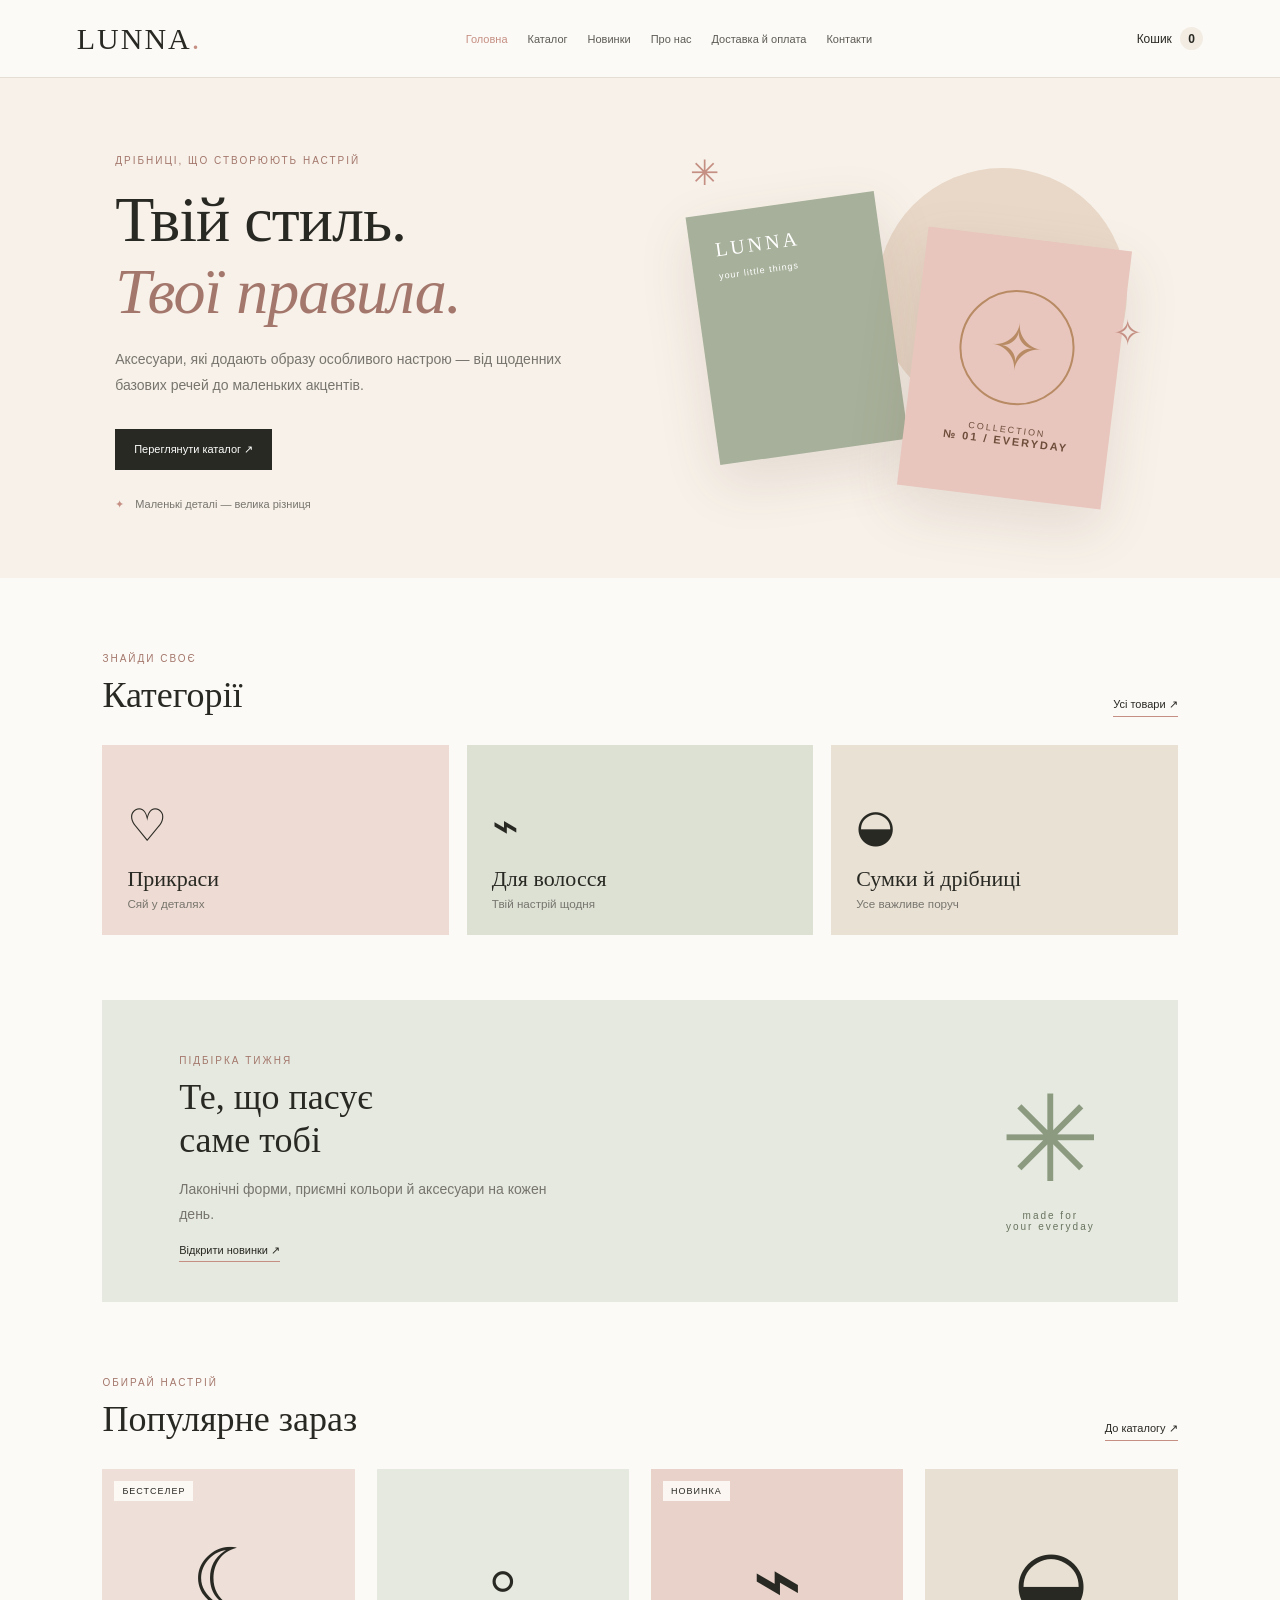
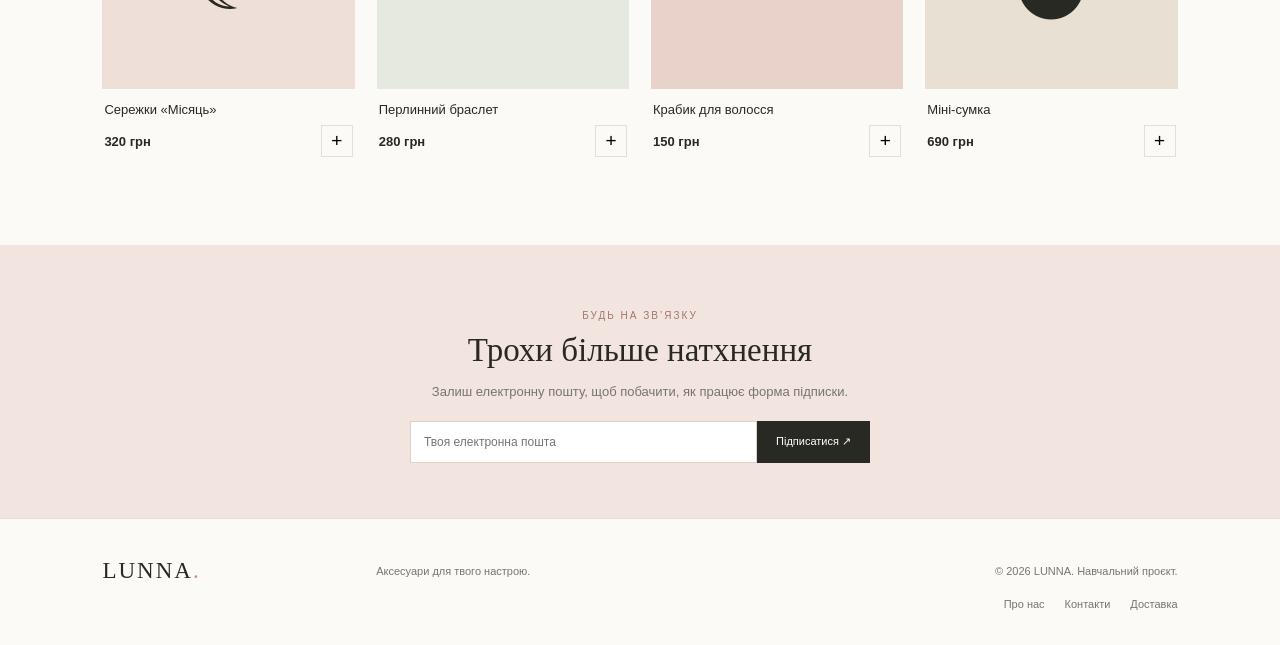
<file: index.html>
<!doctype html>
<html lang="uk">
<head>
<meta charset="utf-8"><meta name="viewport" content="width=device-width,initial-scale=1">
<title>LUNNA — магазин аксесуарів</title><link rel="stylesheet" href="style.css">
</head><body>
<header class="site-header"><a class="logo" href="index.html">LUNNA<span>.</span></a><nav><a class="active" href="index.html">Головна</a><a href="catalog.html">Каталог</a><a href="new.html">Новинки</a><a href="about.html">Про нас</a><a href="delivery.html">Доставка й оплата</a><a href="contacts.html">Контакти</a></nav><a class="cart-link" href="catalog.html">Кошик <b id="cart-count">0</b></a><button class="menu-btn" aria-label="Відкрити меню" onclick="document.querySelector('nav').classList.toggle('open')">☰</button></header>
<main>
<section class="hero"><div class="hero-copy"><p class="eyebrow">ДРІБНИЦІ, ЩО СТВОРЮЮТЬ НАСТРІЙ</p><h1>Твій стиль.<br><em>Твої правила.</em></h1><p class="lead">Аксесуари, які додають образу особливого настрою — від щоденних базових речей до маленьких акцентів.</p><a class="button" href="catalog.html">Переглянути каталог <span>↗</span></a><div class="hero-note"><span>✦</span> Маленькі деталі — велика різниця</div></div><div class="hero-art"><div class="sun"></div><div class="art-card card-back">LUNNA<br><small>your little things</small></div><div class="art-card card-front"><div class="jewelry">✧</div><div class="art-caption">COLLECTION<br><b>№ 01 / EVERYDAY</b></div></div><div class="spark spark-one">✳</div><div class="spark spark-two">✧</div></div></section>
<section class="section"><div class="section-head"><div><p class="eyebrow">ЗНАЙДИ СВОЄ</p><h2>Категорії</h2></div><a class="text-link" href="catalog.html">Усі товари ↗</a></div><div class="category-grid"><a class="category cat-one" href="catalog.html"><span class="category-icon">♡</span><b>Прикраси</b><small>Сяй у деталях</small></a><a class="category cat-two" href="catalog.html"><span class="category-icon">⌁</span><b>Для волосся</b><small>Твій настрій щодня</small></a><a class="category cat-three" href="catalog.html"><span class="category-icon">◒</span><b>Сумки й дрібниці</b><small>Усе важливе поруч</small></a></div></section>
<section class="feature"><div><p class="eyebrow">ПІДБІРКА ТИЖНЯ</p><h2>Те, що пасує<br>саме тобі</h2><p>Лаконічні форми, приємні кольори й аксесуари на кожен день.</p><a class="text-link" href="new.html">Відкрити новинки ↗</a></div><div class="feature-symbol">✳<span>made for<br>your everyday</span></div></section>
<section class="section"><div class="section-head"><div><p class="eyebrow">ОБИРАЙ НАСТРІЙ</p><h2>Популярне зараз</h2></div><a class="text-link" href="catalog.html">До каталогу ↗</a></div><div class="product-grid" id="home-products"></div></section>
<section class="newsletter"><p class="eyebrow">БУДЬ НА ЗВ’ЯЗКУ</p><h2>Трохи більше натхнення</h2><p>Залиш електронну пошту, щоб побачити, як працює форма підписки.</p><form onsubmit="event.preventDefault(); alert('Дякуємо! Це демонстраційна форма для навчального проєкту.');"><input type="email" placeholder="Твоя електронна пошта" required><button class="button" type="submit">Підписатися ↗</button></form></section>
</main><footer><a class="logo" href="index.html">LUNNA<span>.</span></a><p>Аксесуари для твого настрою.</p><small>© 2026 LUNNA. Навчальний проєкт.</small><div class="footer-links"><a href="about.html">Про нас</a><a href="contacts.html">Контакти</a><a href="delivery.html">Доставка</a></div></footer><script src="script.js"></script></body></html>
</file>
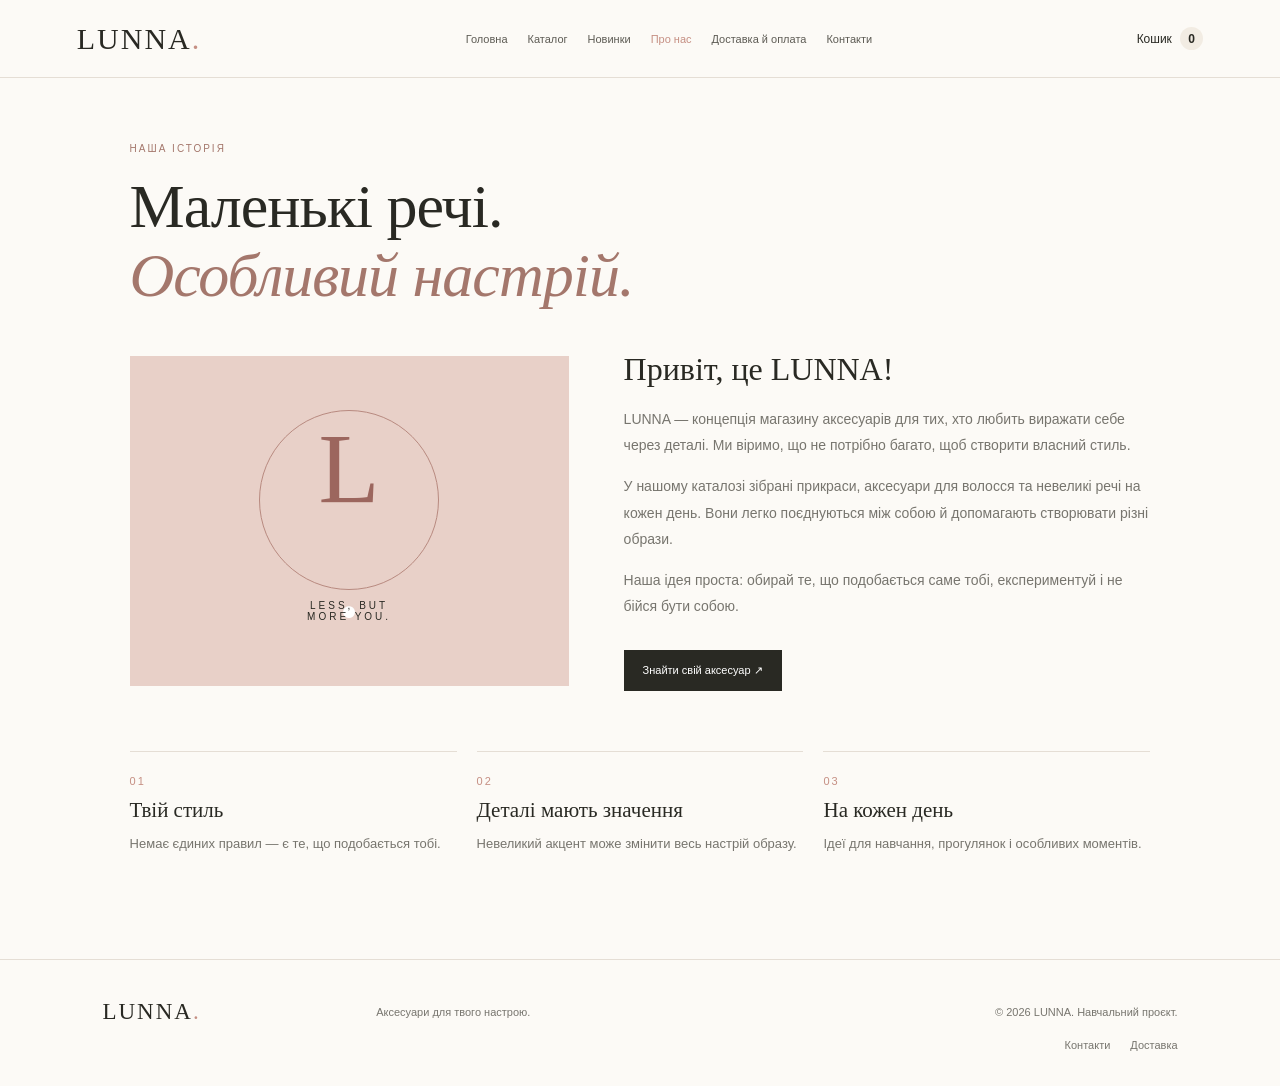
<file: about.html>
<!doctype html><html lang="uk"><head><meta charset="utf-8"><meta name="viewport" content="width=device-width,initial-scale=1"><title>Про нас — LUNNA</title><link rel="stylesheet" href="style.css"></head><body><header class="site-header"><a class="logo" href="index.html">LUNNA<span>.</span></a><nav><a href="index.html">Головна</a><a href="catalog.html">Каталог</a><a href="new.html">Новинки</a><a class="active" href="about.html">Про нас</a><a href="delivery.html">Доставка й оплата</a><a href="contacts.html">Контакти</a></nav><a class="cart-link" href="catalog.html">Кошик <b id="cart-count">0</b></a><button class="menu-btn" aria-label="Відкрити меню" onclick="document.querySelector('nav').classList.toggle('open')">☰</button></header><main class="page"><p class="eyebrow">НАША ІСТОРІЯ</p><h1 class="page-title">Маленькі речі.<br><em>Особливий настрій.</em></h1><div class="about-layout"><div class="about-art"><div class="about-circle">L<span>.</span></div><p>LESS, BUT<br>MORE YOU.</p></div><div class="about-copy"><h2>Привіт, це LUNNA!</h2><p>LUNNA — концепція магазину аксесуарів для тих, хто любить виражати себе через деталі. Ми віримо, що не потрібно багато, щоб створити власний стиль.</p><p>У нашому каталозі зібрані прикраси, аксесуари для волосся та невеликі речі на кожен день. Вони легко поєднуються між собою й допомагають створювати різні образи.</p><p>Наша ідея проста: обирай те, що подобається саме тобі, експериментуй і не бійся бути собою.</p><a class="button" href="catalog.html">Знайти свій аксесуар ↗</a></div></div><div class="values-grid"><div><span>01</span><h3>Твій стиль</h3><p>Немає єдиних правил — є те, що подобається тобі.</p></div><div><span>02</span><h3>Деталі мають значення</h3><p>Невеликий акцент може змінити весь настрій образу.</p></div><div><span>03</span><h3>На кожен день</h3><p>Ідеї для навчання, прогулянок і особливих моментів.</p></div></div></main><footer><a class="logo" href="index.html">LUNNA<span>.</span></a><p>Аксесуари для твого настрою.</p><small>© 2026 LUNNA. Навчальний проєкт.</small><div class="footer-links"><a href="contacts.html">Контакти</a><a href="delivery.html">Доставка</a></div></footer><script src="script.js"></script></body></html>
</file>
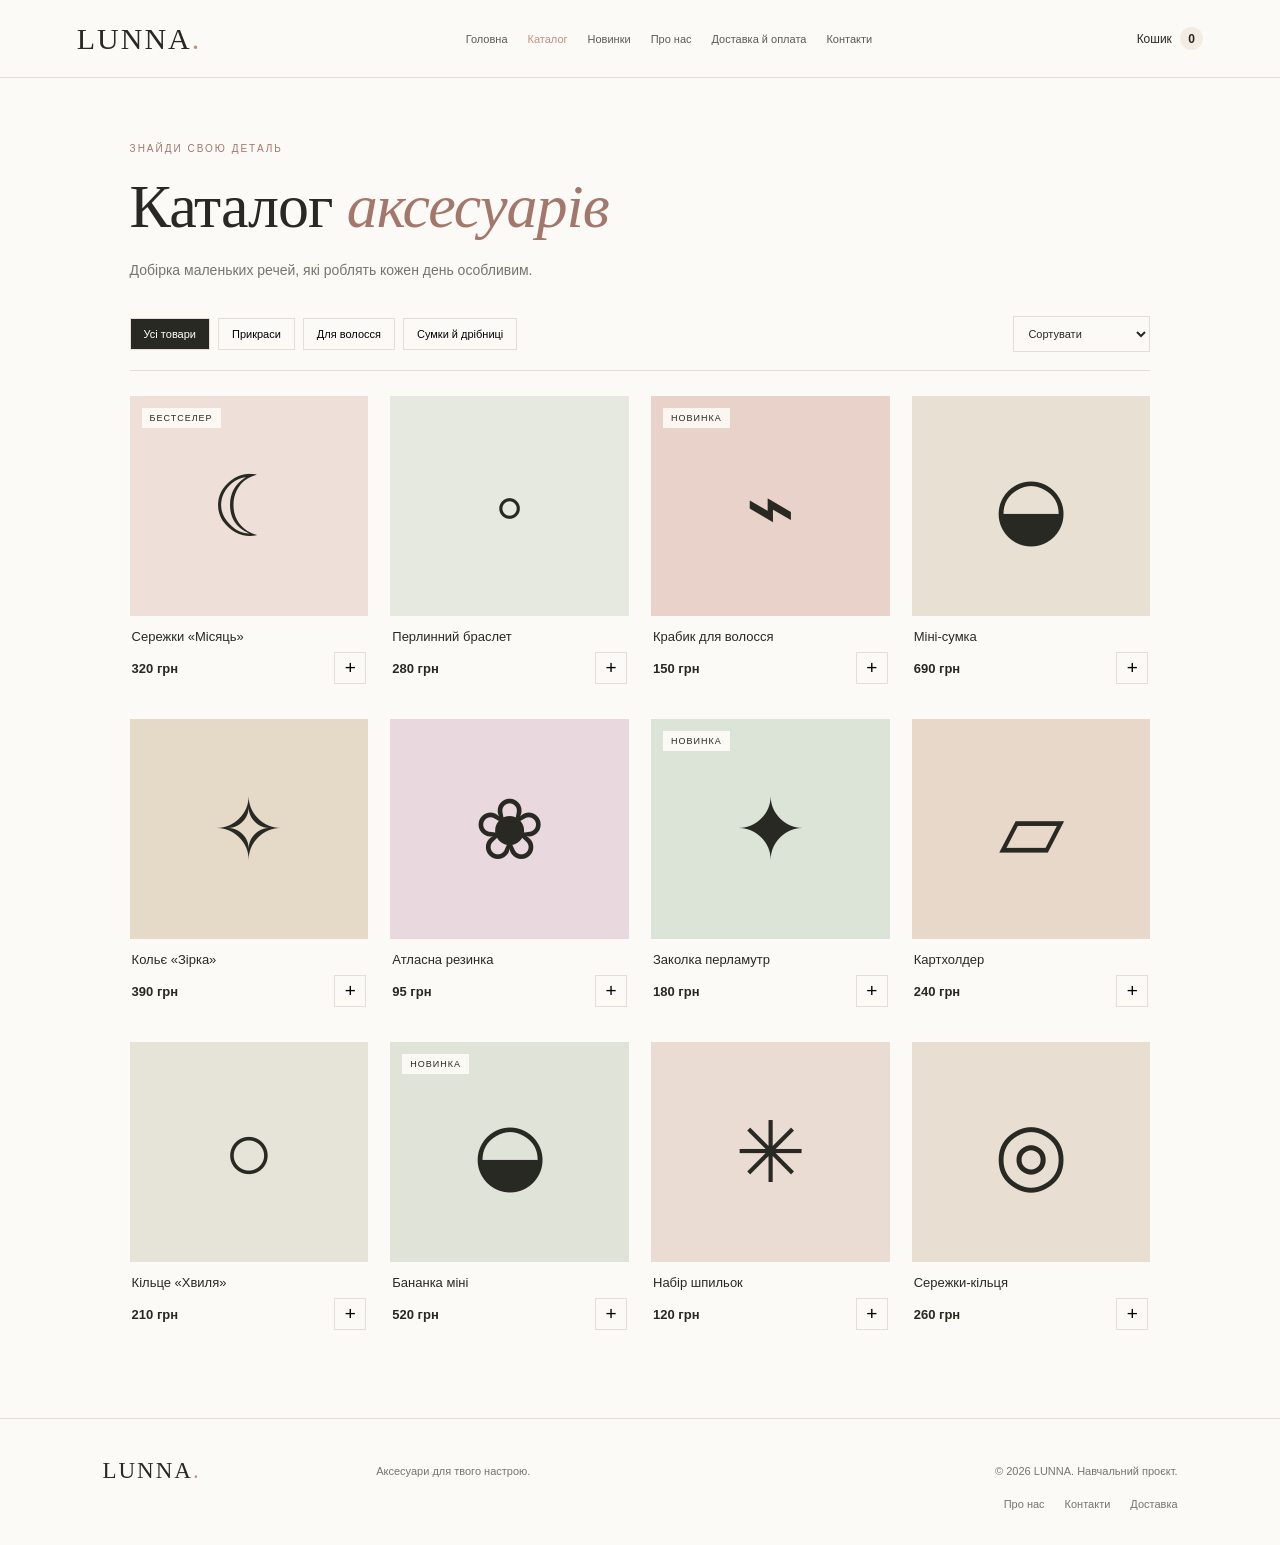
<file: catalog.html>
<!doctype html><html lang="uk"><head><meta charset="utf-8"><meta name="viewport" content="width=device-width,initial-scale=1"><title>Каталог — LUNNA</title><link rel="stylesheet" href="style.css"></head><body><header class="site-header"><a class="logo" href="index.html">LUNNA<span>.</span></a><nav><a href="index.html">Головна</a><a class="active" href="catalog.html">Каталог</a><a href="new.html">Новинки</a><a href="about.html">Про нас</a><a href="delivery.html">Доставка й оплата</a><a href="contacts.html">Контакти</a></nav><a class="cart-link" href="#products">Кошик <b id="cart-count">0</b></a><button class="menu-btn" aria-label="Відкрити меню" onclick="document.querySelector('nav').classList.toggle('open')">☰</button></header><main class="page"><p class="eyebrow">ЗНАЙДИ СВОЮ ДЕТАЛЬ</p><h1 class="page-title">Каталог <em>аксесуарів</em></h1><p class="page-intro">Добірка маленьких речей, які роблять кожен день особливим.</p><div class="toolbar"><div class="filters"><button class="filter active" data-filter="all">Усі товари</button><button class="filter" data-filter="jewelry">Прикраси</button><button class="filter" data-filter="hair">Для волосся</button><button class="filter" data-filter="bags">Сумки й дрібниці</button></div><select id="sort" aria-label="Сортування"><option value="default">Сортувати</option><option value="low">Спочатку дешевші</option><option value="high">Спочатку дорожчі</option></select></div><div class="product-grid catalog-grid" id="products"></div></main><footer><a class="logo" href="index.html">LUNNA<span>.</span></a><p>Аксесуари для твого настрою.</p><small>© 2026 LUNNA. Навчальний проєкт.</small><div class="footer-links"><a href="about.html">Про нас</a><a href="contacts.html">Контакти</a><a href="delivery.html">Доставка</a></div></footer><script src="script.js"></script></body></html>
</file>
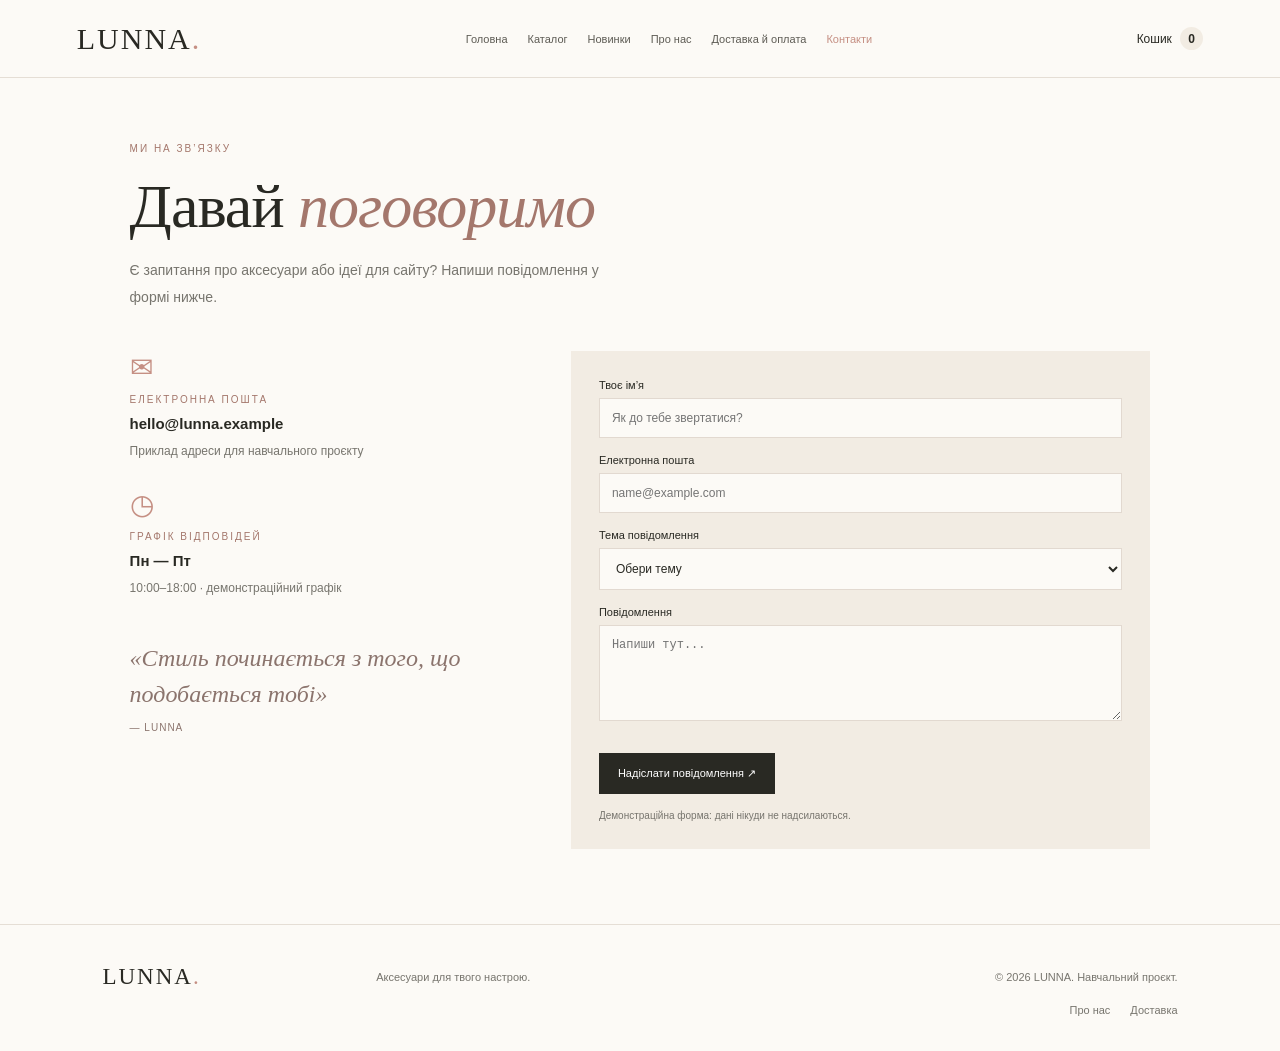
<file: contacts.html>
<!doctype html><html lang="uk"><head><meta charset="utf-8"><meta name="viewport" content="width=device-width,initial-scale=1"><title>Контакти — LUNNA</title><link rel="stylesheet" href="style.css"></head><body><header class="site-header"><a class="logo" href="index.html">LUNNA<span>.</span></a><nav><a href="index.html">Головна</a><a href="catalog.html">Каталог</a><a href="new.html">Новинки</a><a href="about.html">Про нас</a><a href="delivery.html">Доставка й оплата</a><a class="active" href="contacts.html">Контакти</a></nav><a class="cart-link" href="catalog.html">Кошик <b id="cart-count">0</b></a><button class="menu-btn" aria-label="Відкрити меню" onclick="document.querySelector('nav').classList.toggle('open')">☰</button></header><main class="page"><p class="eyebrow">МИ НА ЗВ’ЯЗКУ</p><h1 class="page-title">Давай <em>поговоримо</em></h1><p class="page-intro">Є запитання про аксесуари або ідеї для сайту? Напиши повідомлення у формі нижче.</p><div class="contact-layout"><section class="contact-details"><div><span class="contact-icon">✉</span><p class="eyebrow">ЕЛЕКТРОННА ПОШТА</p><h3>hello@lunna.example</h3><p>Приклад адреси для навчального проєкту</p></div><div><span class="contact-icon">◷</span><p class="eyebrow">ГРАФІК ВІДПОВІДЕЙ</p><h3>Пн — Пт</h3><p>10:00–18:00 · демонстраційний графік</p></div><div class="contact-quote">«Стиль починається з того, що подобається тобі» <span>— LUNNA</span></div></section><form class="contact-form" onsubmit="event.preventDefault(); alert('Дякуємо за повідомлення! Форма демонстраційна й не надсилає дані.'); this.reset();"><label>Твоє ім’я<input required placeholder="Як до тебе звертатися?"></label><label>Електронна пошта<input type="email" required placeholder="name@example.com"></label><label>Тема повідомлення<select required><option value="">Обери тему</option><option>Запитання про товар</option><option>Доставка й оплата</option><option>Інше</option></select></label><label>Повідомлення<textarea required rows="5" placeholder="Напиши тут..."></textarea></label><button class="button" type="submit">Надіслати повідомлення ↗</button><small>Демонстраційна форма: дані нікуди не надсилаються.</small></form></div></main><footer><a class="logo" href="index.html">LUNNA<span>.</span></a><p>Аксесуари для твого настрою.</p><small>© 2026 LUNNA. Навчальний проєкт.</small><div class="footer-links"><a href="about.html">Про нас</a><a href="delivery.html">Доставка</a></div></footer><script src="script.js"></script></body></html>
</file>
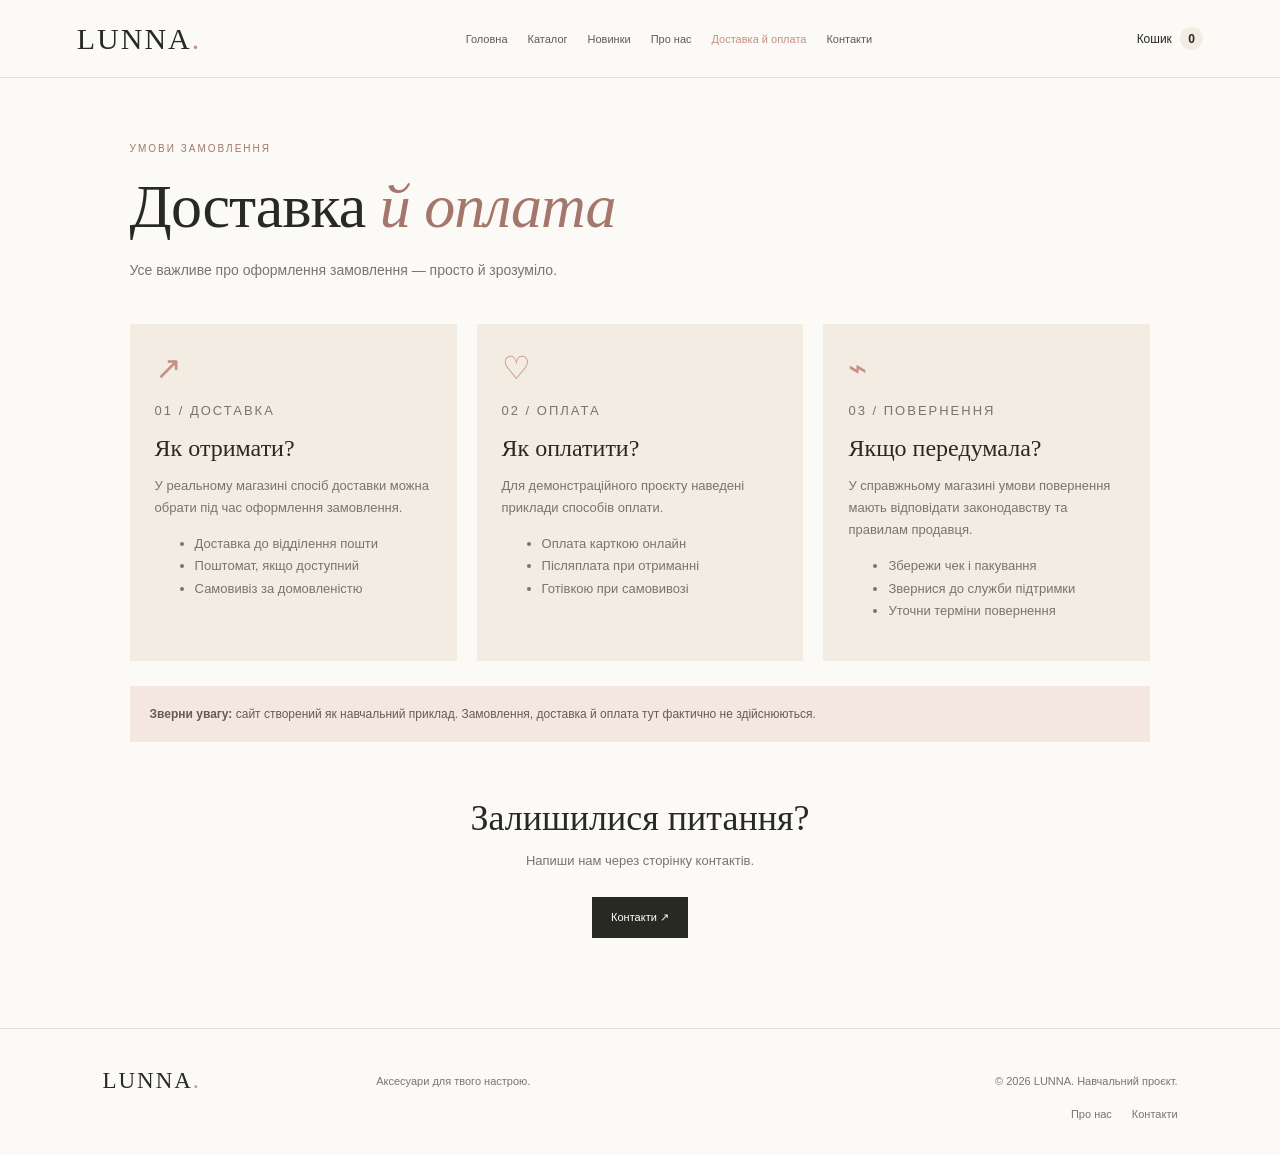
<file: delivery.html>
<!doctype html><html lang="uk"><head><meta charset="utf-8"><meta name="viewport" content="width=device-width,initial-scale=1"><title>Доставка й оплата — LUNNA</title><link rel="stylesheet" href="style.css"></head><body><header class="site-header"><a class="logo" href="index.html">LUNNA<span>.</span></a><nav><a href="index.html">Головна</a><a href="catalog.html">Каталог</a><a href="new.html">Новинки</a><a href="about.html">Про нас</a><a class="active" href="delivery.html">Доставка й оплата</a><a href="contacts.html">Контакти</a></nav><a class="cart-link" href="catalog.html">Кошик <b id="cart-count">0</b></a><button class="menu-btn" aria-label="Відкрити меню" onclick="document.querySelector('nav').classList.toggle('open')">☰</button></header><main class="page"><p class="eyebrow">УМОВИ ЗАМОВЛЕННЯ</p><h1 class="page-title">Доставка <em>й оплата</em></h1><p class="page-intro">Усе важливе про оформлення замовлення — просто й зрозуміло.</p><div class="info-grid"><article class="info-card"><span class="info-icon">↗</span><p class="eyebrow">01 / ДОСТАВКА</p><h2>Як отримати?</h2><p>У реальному магазині спосіб доставки можна обрати під час оформлення замовлення.</p><ul><li>Доставка до відділення пошти</li><li>Поштомат, якщо доступний</li><li>Самовивіз за домовленістю</li></ul></article><article class="info-card"><span class="info-icon">♡</span><p class="eyebrow">02 / ОПЛАТА</p><h2>Як оплатити?</h2><p>Для демонстраційного проєкту наведені приклади способів оплати.</p><ul><li>Оплата карткою онлайн</li><li>Післяплата при отриманні</li><li>Готівкою при самовивозі</li></ul></article><article class="info-card"><span class="info-icon">⌁</span><p class="eyebrow">03 / ПОВЕРНЕННЯ</p><h2>Якщо передумала?</h2><p>У справжньому магазині умови повернення мають відповідати законодавству та правилам продавця.</p><ul><li>Збережи чек і пакування</li><li>Звернися до служби підтримки</li><li>Уточни терміни повернення</li></ul></article></div><div class="notice"><b>Зверни увагу:</b> сайт створений як навчальний приклад. Замовлення, доставка й оплата тут фактично не здійснюються.</div><div class="center-cta"><h2>Залишилися питання?</h2><p>Напиши нам через сторінку контактів.</p><a class="button" href="contacts.html">Контакти ↗</a></div></main><footer><a class="logo" href="index.html">LUNNA<span>.</span></a><p>Аксесуари для твого настрою.</p><small>© 2026 LUNNA. Навчальний проєкт.</small><div class="footer-links"><a href="about.html">Про нас</a><a href="contacts.html">Контакти</a></div></footer><script src="script.js"></script></body></html>
</file>
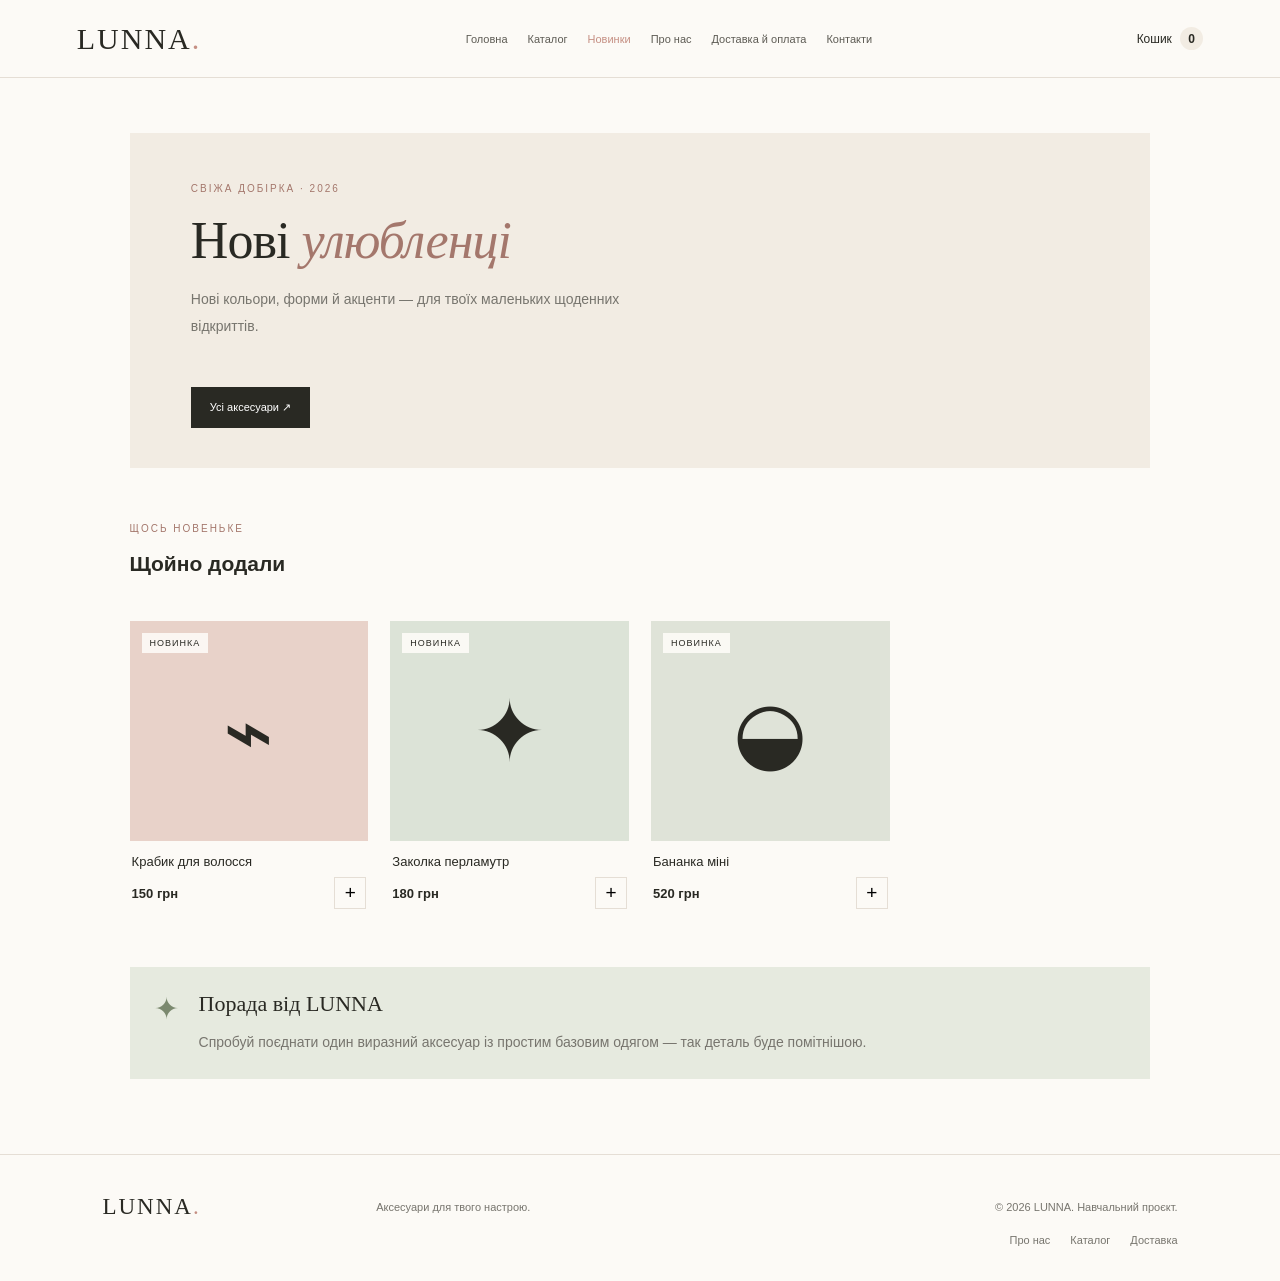
<file: new.html>
<!doctype html><html lang="uk"><head><meta charset="utf-8"><meta name="viewport" content="width=device-width,initial-scale=1"><title>Новинки — LUNNA</title><link rel="stylesheet" href="style.css"></head><body><header class="site-header"><a class="logo" href="index.html">LUNNA<span>.</span></a><nav><a href="index.html">Головна</a><a href="catalog.html">Каталог</a><a class="active" href="new.html">Новинки</a><a href="about.html">Про нас</a><a href="delivery.html">Доставка й оплата</a><a href="contacts.html">Контакти</a></nav><a class="cart-link" href="catalog.html">Кошик <b id="cart-count">0</b></a><button class="menu-btn" aria-label="Відкрити меню" onclick="document.querySelector('nav').classList.toggle('open')">☰</button></header><main class="page"><div class="new-banner"><p class="eyebrow">СВІЖА ДОБІРКА · 2026</p><h1 class="page-title">Нові <em>улюбленці</em></h1><p class="page-intro">Нові кольори, форми й акценти — для твоїх маленьких щоденних відкриттів.</p><a class="button" href="catalog.html">Усі аксесуари ↗</a></div><div class="section-head"><div><p class="eyebrow">ЩОСЬ НОВЕНЬКЕ</p><h2>Щойно додали</h2></div></div><div class="product-grid" id="new-products"></div><section class="tip-box"><span>✦</span><div><h3>Порада від LUNNA</h3><p>Спробуй поєднати один виразний аксесуар із простим базовим одягом — так деталь буде помітнішою.</p></div></section></main><footer><a class="logo" href="index.html">LUNNA<span>.</span></a><p>Аксесуари для твого настрою.</p><small>© 2026 LUNNA. Навчальний проєкт.</small><div class="footer-links"><a href="about.html">Про нас</a><a href="catalog.html">Каталог</a><a href="delivery.html">Доставка</a></div></footer><script src="script.js"></script></body></html>
</file>
<file: style.css>
:root{--ink:#292923;--paper:#fcfaf6;--cream:#f2ece3;--rose:#c58f83;--muted:#77756e;--line:#e5ded5}*{box-sizing:border-box}html{scroll-behavior:smooth}body{margin:0;background:var(--paper);color:var(--ink);font-family:Arial,sans-serif;font-size:14px}a{color:inherit;text-decoration:none}.site-header{min-height:78px;padding:18px 6%;display:flex;align-items:center;gap:28px;border-bottom:1px solid var(--line);background:var(--paper);position:relative;z-index:2}.logo{font:30px Georgia,serif;letter-spacing:2px;white-space:nowrap}.logo span{color:var(--rose)}nav{display:flex;align-items:center;gap:20px;flex:1;justify-content:center}nav a{font-size:11px;color:#5d5b54}nav a:hover,nav a.active{color:var(--rose)}.cart-link{font-size:12px;white-space:nowrap}.cart-link b{display:inline-grid;place-items:center;background:var(--cream);border-radius:50%;min-width:23px;height:23px;margin-left:5px}.menu-btn{display:none;background:none;border:0;font-size:24px}.hero{padding:60px 9%;min-height:500px;display:grid;grid-template-columns:1fr 1fr;gap:40px;align-items:center;background:#f7f1e9}.eyebrow{font-size:10px;letter-spacing:2px;color:#a4776c}.hero h1,.page-title{font:normal clamp(44px,5vw,68px)/1.12 Georgia,serif;letter-spacing:-1px;margin:18px 0}.hero h1 em,.page-title em{color:#a4776c;font-weight:normal}.lead,.page-intro{max-width:480px;color:var(--muted);line-height:1.9}.button{display:inline-block;border:0;background:var(--ink);color:white;padding:14px 19px;font-size:11px;cursor:pointer;margin-top:16px}.button:hover{background:#62564e}.hero-note{font-size:11px;color:var(--muted);margin-top:28px}.hero-note span{color:var(--rose);margin-right:8px}.hero-art{position:relative;height:370px;max-width:460px;width:100%;justify-self:center}.sun{position:absolute;width:250px;height:250px;border-radius:50%;background:#e9d8c8;top:25px;right:15px}.art-card{position:absolute;box-shadow:0 20px 55px #6e4d3b22}.card-back{background:#a7b09a;color:#fff;padding:25px;font:20px Georgia,serif;letter-spacing:3px;top:60px;left:20px;width:190px;height:250px;transform:rotate(-8deg)}.card-back small{font:9px Arial;letter-spacing:1px}.card-front{background:#e8c6bd;width:205px;height:260px;right:25px;bottom:15px;transform:rotate(7deg);display:flex;flex-direction:column;align-items:center;justify-content:center}.jewelry{width:115px;height:115px;border:2px solid #b88b65;border-radius:50%;display:grid;place-items:center;color:#b88b65;font-size:65px;margin-bottom:20px}.art-caption{text-align:center;font-size:9px;letter-spacing:2px;color:#6e4d3b}.art-caption b{font-size:11px}.spark{position:absolute;color:var(--rose);font-size:35px}.spark-one{top:10px;left:8px}.spark-two{right:0;top:170px}.section{padding:65px 8%}.section-head{display:flex;justify-content:space-between;align-items:end;margin-bottom:28px}.section h2,.feature h2,.newsletter h2,.center-cta h2{font:normal 36px/1.2 Georgia,serif;margin:0}.text-link{font-size:11px;border-bottom:1px solid var(--rose);padding-bottom:5px}.category-grid{display:grid;grid-template-columns:repeat(3,1fr);gap:18px}.category{min-height:190px;padding:25px;display:flex;flex-direction:column;justify-content:end;transition:transform .2s}.category:hover{transform:translateY(-3px)}.cat-one{background:#eedbd3}.cat-two{background:#dce1d4}.cat-three{background:#e9e1d4}.category-icon{font:45px Georgia,serif;margin-bottom:14px}.category b{font:normal 22px Georgia,serif}.category small{color:var(--muted);margin-top:5px}.feature{margin:0 8%;padding:45px 6%;background:#e5e9df;display:flex;justify-content:space-between;align-items:center;gap:25px}.feature p:not(.eyebrow){max-width:380px;color:var(--muted);line-height:1.8}.feature-symbol{font:120px Georgia,serif;color:#8c9a80;text-align:center}.feature-symbol span{display:block;font:10px Arial;letter-spacing:2px;color:#69735f}.product-grid{display:grid;grid-template-columns:repeat(4,minmax(0,1fr));gap:22px}.product-card{min-width:0}.product-art{height:220px;display:grid;place-items:center;position:relative;overflow:hidden}.product-art .product-symbol{font:85px Georgia,serif;transition:transform .3s}.product-card:hover .product-symbol{transform:scale(1.08) rotate(-5deg)}.product-tag{position:absolute;top:12px;left:12px;background:#fffdf9d9;padding:5px 8px;font-size:9px;letter-spacing:1px}.product-info{padding:13px 2px}.product-info h3{font-size:13px;font-weight:normal;margin:0 0 8px}.product-bottom{display:flex;justify-content:space-between;align-items:center}.price{font-size:13px;font-weight:bold}.add-btn{border:1px solid var(--line);background:transparent;width:32px;height:32px;font-size:19px;cursor:pointer}.add-btn:hover{background:var(--ink);color:white}.newsletter{margin-top:10px;padding:55px 20px;background:#f2e4df;text-align:center}.newsletter h2{font-size:33px}.newsletter p:not(.eyebrow){color:var(--muted);font-size:13px}.newsletter form{display:flex;max-width:460px;margin:22px auto 0}.newsletter input{min-width:0;flex:1;border:1px solid #ded1ca;padding:13px;background:white;font:12px Arial}.newsletter .button{margin:0;white-space:nowrap}footer{padding:35px 8%;border-top:1px solid var(--line);display:grid;grid-template-columns:1fr 2fr 1fr;gap:10px;align-items:center}footer .logo{font-size:23px}footer p,footer small{font-size:11px;color:var(--muted)}footer small{justify-self:end}.footer-links{grid-column:2/4;display:flex;gap:20px;justify-content:flex-end;font-size:11px;color:var(--muted)}.page{max-width:1200px;margin:auto;padding:55px 7% 75px;min-height:65vh}.page-title{font-size:clamp(42px,5vw,62px);margin-bottom:16px}.page-intro{margin:0 0 32px}.toolbar{display:flex;justify-content:space-between;gap:20px;align-items:center;border-bottom:1px solid var(--line);padding-bottom:18px;margin-bottom:25px}.filters{display:flex;gap:8px;flex-wrap:wrap}.filter{border:1px solid var(--line);background:transparent;padding:9px 13px;font-size:11px;cursor:pointer}.filter.active,.filter:hover{background:var(--ink);color:white}.toolbar select,.contact-form select{border:1px solid var(--line);background:var(--paper);padding:10px;font-size:11px;color:var(--ink)}.catalog-grid{grid-template-columns:repeat(4,minmax(0,1fr))}.new-banner{background:var(--cream);padding:40px 6%;margin-bottom:45px}.new-banner .page-title{font-size:52px}.about-layout{display:grid;grid-template-columns:1fr 1.2fr;gap:55px;align-items:center;margin:40px 0 60px}.about-art{min-height:330px;background:#e8d0c8;display:flex;align-items:center;justify-content:center;flex-direction:column}.about-circle{width:180px;height:180px;border:1px solid #b88a80;border-radius:50%;display:grid;place-items:center;font:100px Georgia;color:#9c665e}.about-circle span{color:white}.about-art p{font-size:10px;letter-spacing:3px;text-align:center}.about-copy h2{font:normal 32px Georgia;margin:0 0 18px}.about-copy p{color:var(--muted);line-height:1.9}.values-grid,.info-grid{display:grid;grid-template-columns:repeat(3,1fr);gap:20px}.values-grid>div{border-top:1px solid var(--line);padding:20px 0}.values-grid span{font-size:11px;color:var(--rose);letter-spacing:2px}.values-grid h3{font:normal 21px Georgia;margin:10px 0}.values-grid p{font-size:13px;color:var(--muted)}.info-grid{margin-top:40px}.info-card{padding:25px;background:var(--cream);min-height:280px}.info-icon{font-size:32px;color:var(--rose)}.info-card h2{font:normal 24px Georgia;margin:10px 0}.info-card p,.info-card li{font-size:13px;color:var(--muted);line-height:1.7}.notice{margin-top:25px;padding:18px 20px;background:#f4e7e2;font-size:12px;color:#685a54;line-height:1.7}.center-cta{text-align:center;padding:55px 10px 15px}.center-cta p{color:var(--muted);font-size:13px}.contact-layout{display:grid;grid-template-columns:.8fr 1.2fr;gap:55px;margin-top:40px}.contact-details>div{margin-bottom:30px}.contact-icon{font-size:28px;color:var(--rose)}.contact-details h3{font-size:15px;margin:0}.contact-details p:not(.eyebrow){font-size:12px;color:var(--muted)}.contact-quote{font:italic 24px Georgia;color:#8b746d;line-height:1.5;padding-top:15px}.contact-quote span{display:block;font:10px Arial;letter-spacing:1px;margin-top:10px}.contact-form{padding:28px;background:var(--cream);display:flex;flex-direction:column;gap:16px}.contact-form label{font-size:11px;display:flex;flex-direction:column;gap:7px}.contact-form input,.contact-form textarea,.contact-form select{border:1px solid #e2d9d0;padding:12px;background:var(--paper);width:100%;font-size:12px}.contact-form textarea{resize:vertical}.contact-form .button{align-self:start}.contact-form small{font-size:10px;color:var(--muted)}.tip-box{display:flex;gap:20px;align-items:start;background:#e6eadf;padding:24px;margin-top:45px}.tip-box>span{font-size:30px;color:#7b896f}.tip-box h3{font:normal 22px Georgia;margin:0}.tip-box p{color:var(--muted);line-height:1.7;margin-bottom:0}@media(max-width:1050px){.site-header{padding:16px 4%;gap:12px}nav{gap:10px}nav a{font-size:10px}.product-grid,.catalog-grid{grid-template-columns:repeat(3,minmax(0,1fr))}}@media(max-width:800px){.site-header{min-height:68px;flex-wrap:wrap}.menu-btn{display:block;order:4}nav{display:none;order:5;width:100%;flex-direction:column;align-items:flex-start;padding:12px 0}nav.open{display:flex}.hero{grid-template-columns:1fr;padding:45px 8% 30px;gap:15px}.hero-art{height:320px;max-width:400px}.sun{width:220px;height:220px}.card-back{height:220px;width:165px}.card-front{height:230px;width:175px}.jewelry{width:95px;height:95px}.section{padding:50px 6%}.category-grid{gap:10px}.category{padding:18px;min-height:160px}.feature{margin:0 6%;padding:30px}.feature-symbol{font-size:85px}.product-grid,.catalog-grid{grid-template-columns:repeat(2,minmax(0,1fr));gap:15px}.product-art{height:200px}.page{padding:40px 6% 55px}.about-layout,.contact-layout{grid-template-columns:1fr;gap:30px}.about-art{min-height:260px}.info-grid{grid-template-columns:1fr}.info-card{min-height:0}.contact-details{display:grid;grid-template-columns:1fr 1fr;gap:12px}.contact-quote{grid-column:1/-1}.toolbar{align-items:flex-start;flex-direction:column}.values-grid{gap:12px}footer{grid-template-columns:1fr 1fr;padding:28px 6%}footer p{grid-column:1/-1;grid-row:2}footer small{grid-column:1/-1;justify-self:start}.footer-links{grid-column:1/-1;justify-content:flex-start}}@media(max-width:480px){.cart-link{margin-left:auto}.hero h1{font-size:46px}.hero-art{height:290px}.category-grid{grid-template-columns:1fr}.category{min-height:125px}.category-icon{font-size:34px;margin-bottom:5px}.feature{align-items:flex-start}.feature-symbol{font-size:60px}.section h2,.feature h2{font-size:30px}.product-art{height:160px}.product-art .product-symbol{font-size:68px}.page-title{font-size:42px}.filters{gap:6px}.filter{padding:8px}.newsletter form{flex-direction:column;gap:8px}.newsletter .button{width:100%}.contact-details{grid-template-columns:1fr}.values-grid{grid-template-columns:1fr}.new-banner{padding:28px 6%}.new-banner .page-title{font-size:40px}}
</file>
